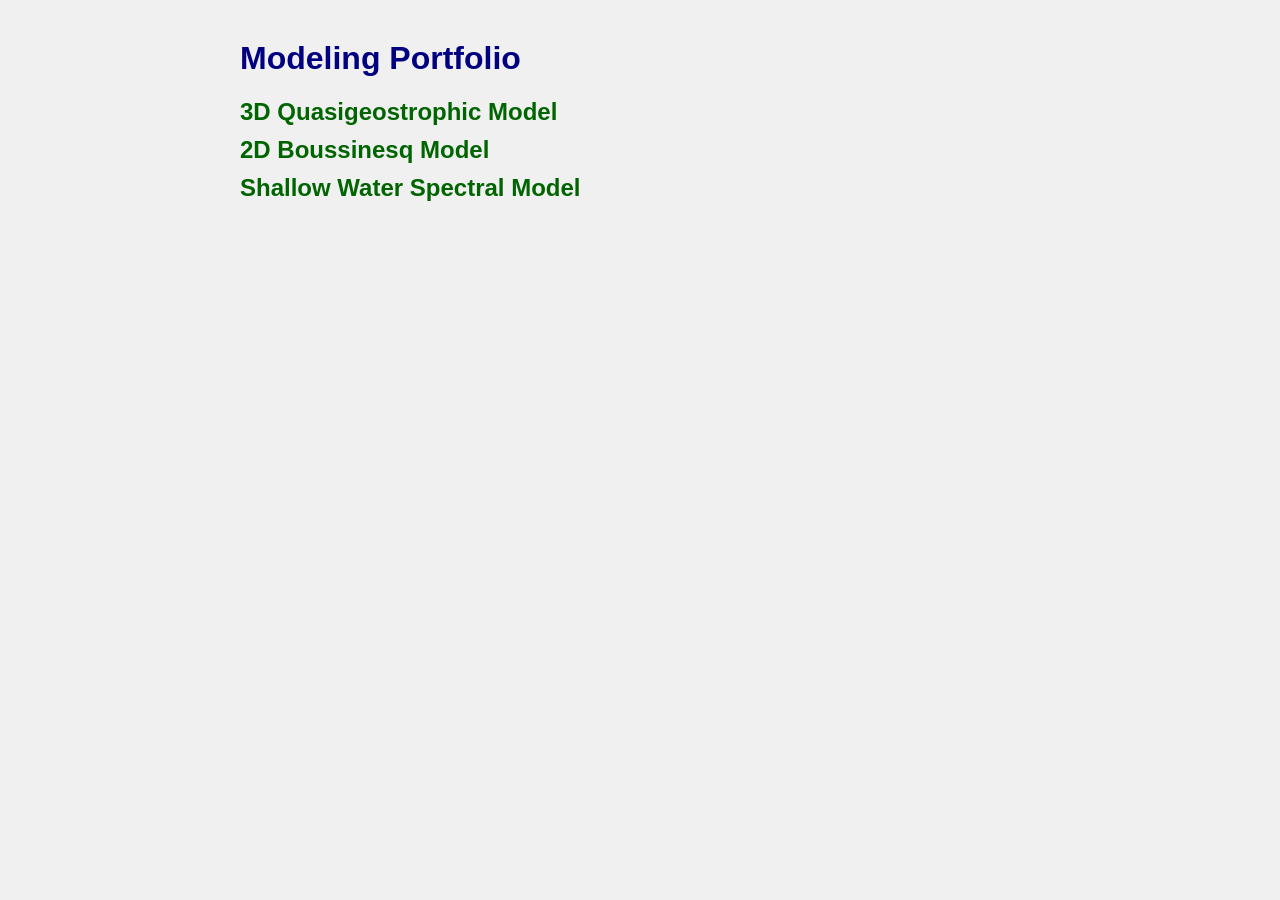
<file: index.html>
<!DOCTYPE html><html lang="en">
<head>
    <meta charset="UTF-8">
    <meta name="viewport" content="width=device-width, initial-scale=1.0">
    <title>Computing Portfolio</title>
</head>
<body>
<link rel="stylesheet" href="styles.css">

    <h1>Modeling Portfolio</h1>
    <h2>
    <a href="QG.html">3D Quasigeostrophic Model</a>

    <a href="Boussinesq.html">2D Boussinesq Model</a>

    <a href="SWSM.html">Shallow Water Spectral Model</a>
    </h2>


</body>
</html>
</file>
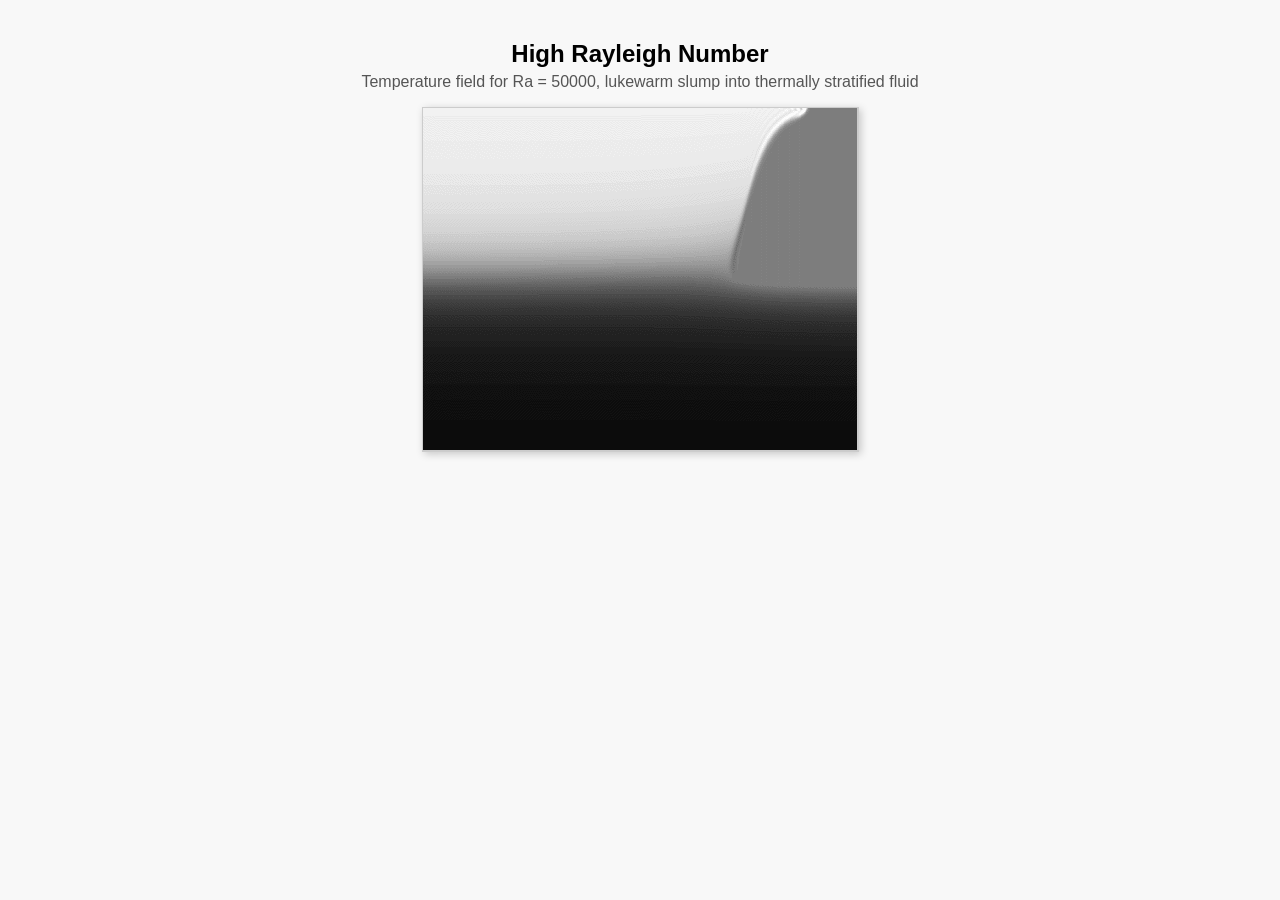
<file: HighRa.html>
<!DOCTYPE html>
<html lang="en">
<head>
    <meta charset="UTF-8">
    <meta name="viewport" content="width=device-width, initial-scale=1.0">
<!--    <title>Animated GIF Gallery</title> -->

    <style>
        body {
            font-family: Arial, sans-serif;
            margin: 40px;
            text-align: center;
            background-color: #f8f8f8;
        }

        .gif-container {
            margin-bottom: 50px;
        }

        h2 {
            margin-bottom: 5px;
        }

        p {
            margin-top: 0;
            color: #555;
        }

        img {
<!--            max-width: 90%; -->
		width: 500px;
        	height: auto;
            border: 1px solid #ccc;
            box-shadow: 2px 2px 8px rgba(0,0,0,0.2);
        }
    </style>
</head>
<body>

    <div class="gif-container">
        <h2>High Rayleigh Number</h2>
        <p>Temperature field for Ra = 50000, lukewarm slump into thermally stratified fluid</p>
        <img src="Ra5e4mov.gif" alt="GIF IMAGE">
    </div>


</body>
</html>
</file>
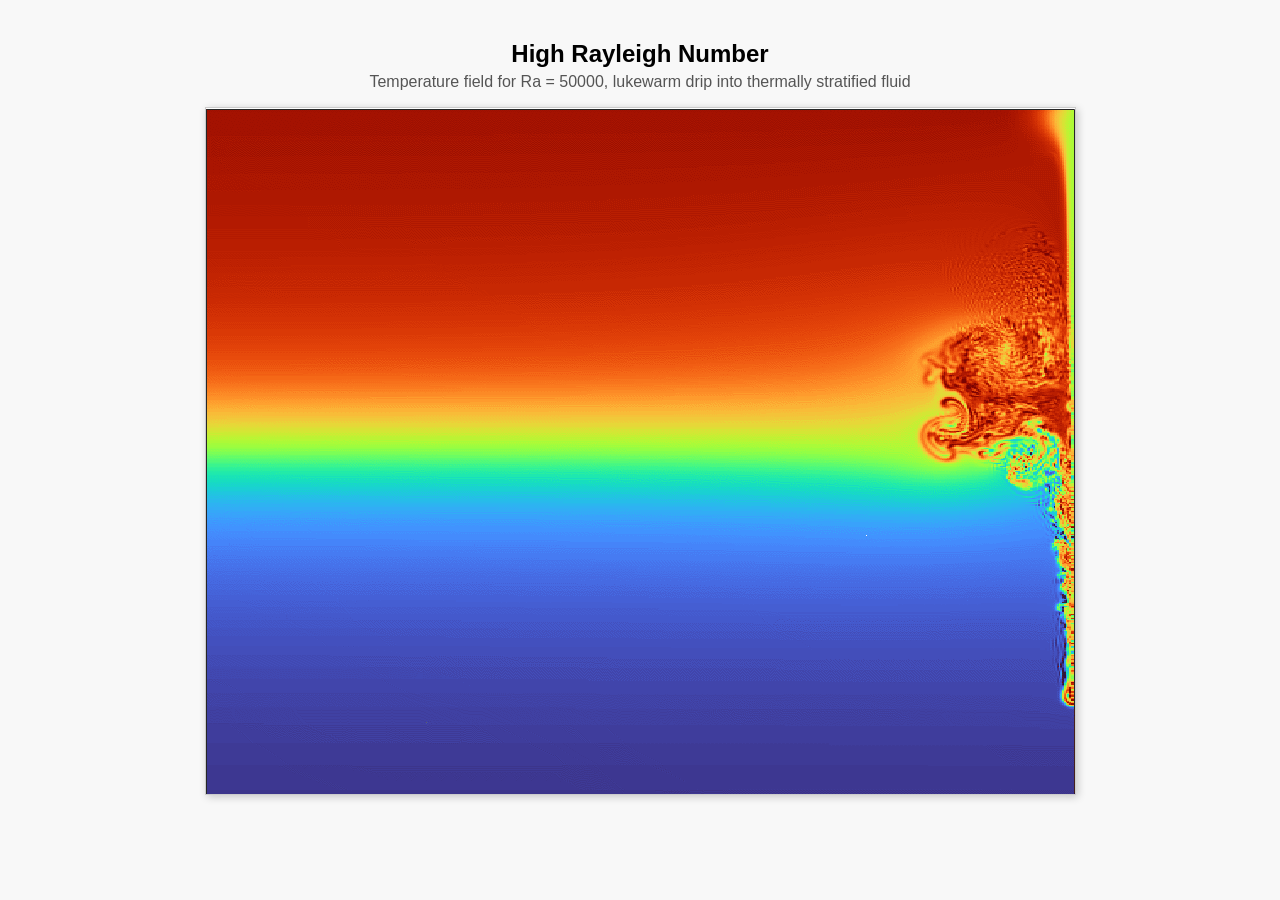
<file: HighRa2.html>
<!DOCTYPE html>
<html lang="en">
<head>
    <meta charset="UTF-8">
    <meta name="viewport" content="width=device-width, initial-scale=1.0">
<!--    <title>Animated GIF Gallery</title> -->

    <style>
        body {
            font-family: Arial, sans-serif;
            margin: 40px;
            text-align: center;
            background-color: #f8f8f8;
        }

        .gif-container {
            margin-bottom: 50px;
        }

        h2 {
            margin-bottom: 5px;
        }

        p {
            margin-top: 0;
            color: #555;
        }

        img {
<!--            max-width: 90%; -->
		width: 500px;
        	height: auto;
            border: 1px solid #ccc;
            box-shadow: 2px 2px 8px rgba(0,0,0,0.2);
        }
    </style>
</head>
<body>

    <div class="gif-container">
        <h2>High Rayleigh Number</h2>
        <p>Temperature field for Ra = 50000, lukewarm drip into thermally stratified fluid</p>
        <img src="drip_stratified.gif" alt="GIF IMAGE">
    </div>


</body>
</html>
</file>
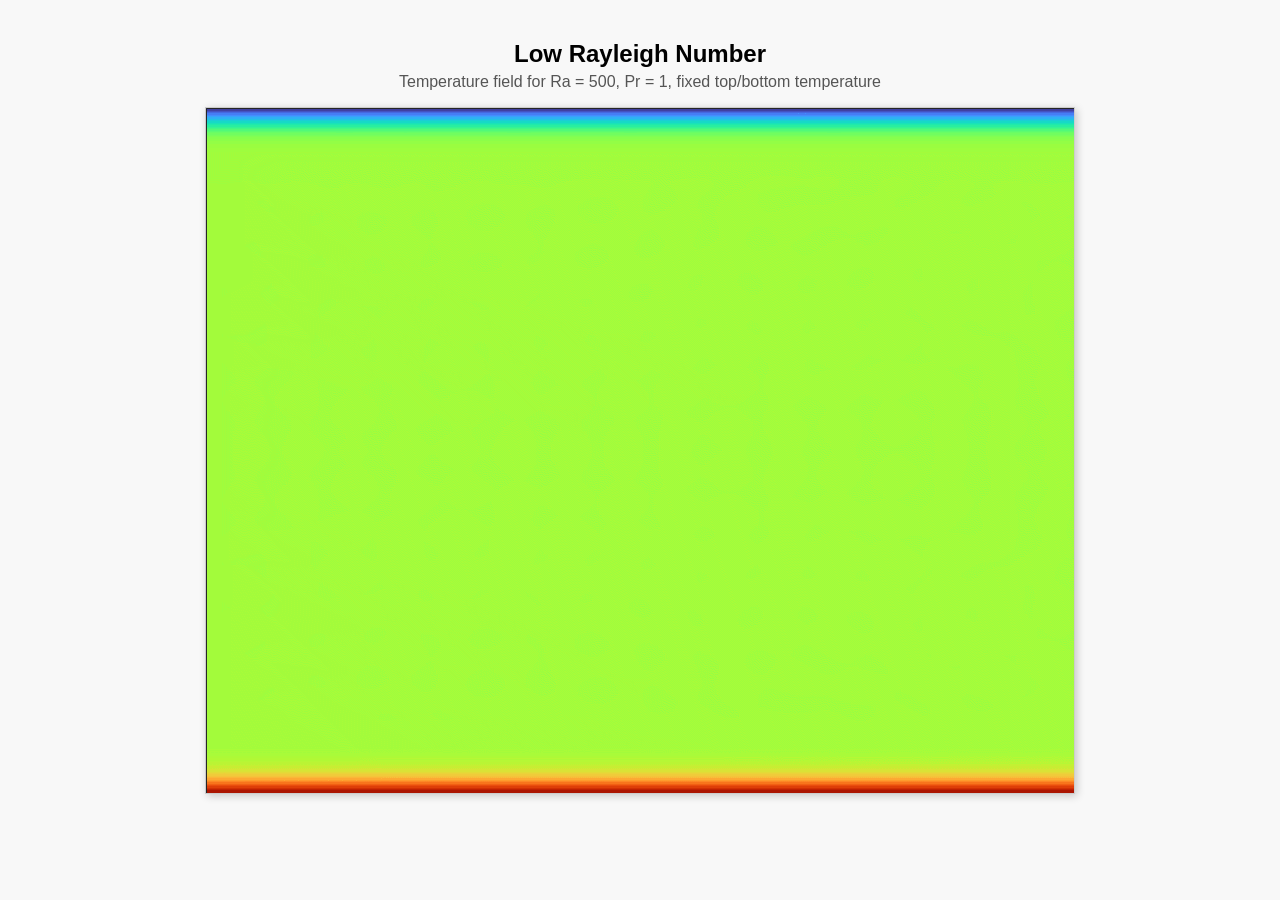
<file: LowRa.html>
<!DOCTYPE html>
<html lang="en">
<head>
    <meta charset="UTF-8">
    <meta name="viewport" content="width=device-width, initial-scale=1.0">
<!--    <title>Animated GIF Gallery</title> -->

    <style>
        body {
            font-family: Arial, sans-serif;
            margin: 40px;
            text-align: center;
            background-color: #f8f8f8;
        }

        .gif-container {
            margin-bottom: 50px;
        }

        h2 {
            margin-bottom: 5px;
        }

        p {
            margin-top: 0;
            color: #555;
        }

        img {
<!--            max-width: 90%; -->
		width: 500px;
        	height: auto;
            border: 1px solid #ccc;
            box-shadow: 2px 2px 8px rgba(0,0,0,0.2);
        }
    </style>
</head>
<body>

    <div class="gif-container">
        <h2>Low Rayleigh Number</h2>
        <p>Temperature field for Ra = 500, Pr = 1, fixed top/bottom temperature</p>
        <img src="Ra500mov.gif" alt="GIF IMAGE">
    </div>

</body>
</html>
</file>
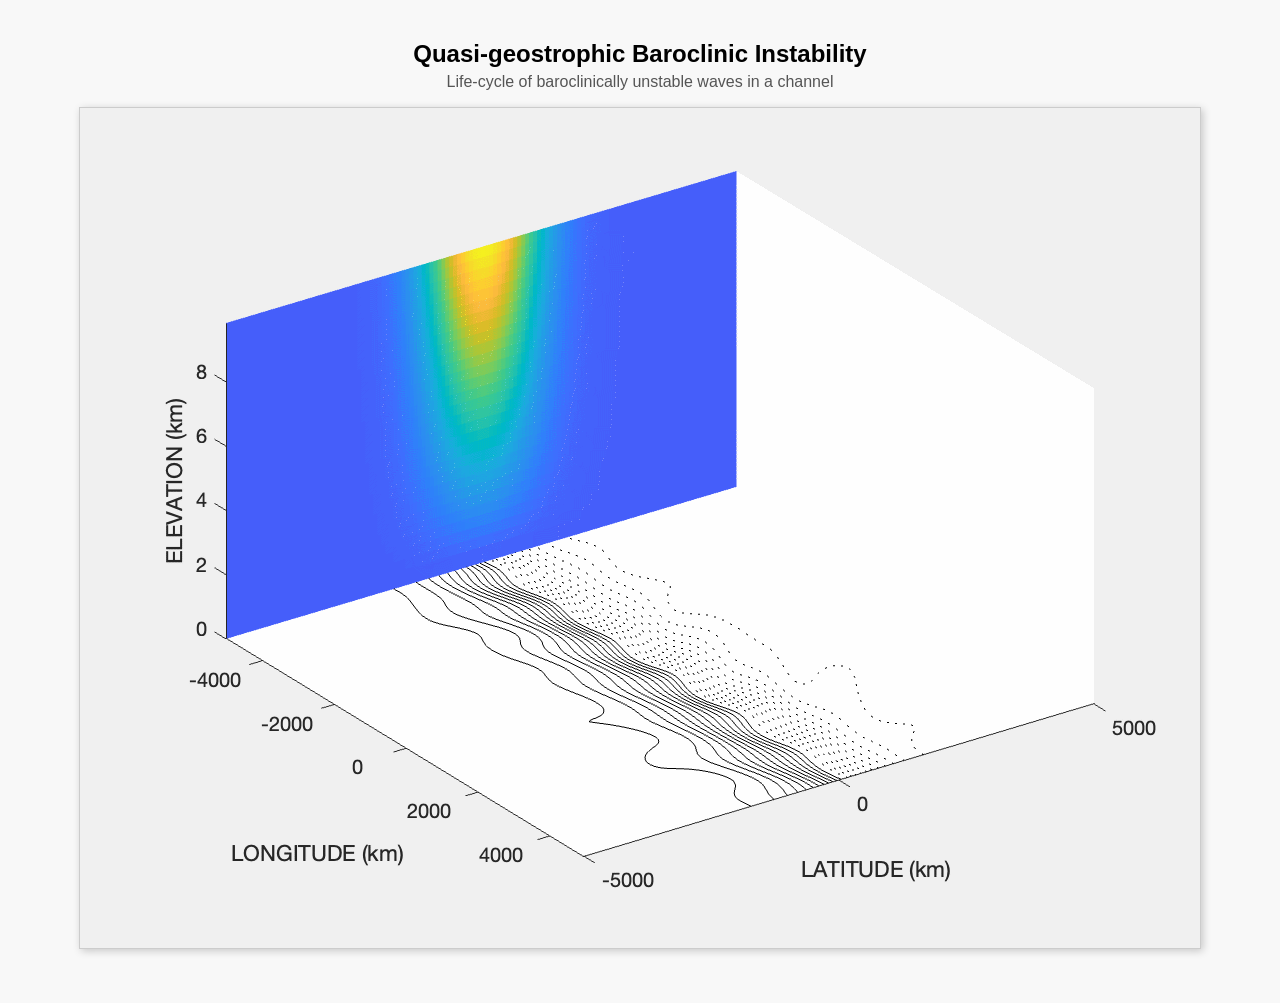
<file: QGdemo.html>
<!DOCTYPE html>
<html lang="en">
<head>
    <meta charset="UTF-8">
    <meta name="viewport" content="width=device-width, initial-scale=1.0">
<!--    <title>Animated GIF Gallery</title> -->

    <style>
        body {
            font-family: Arial, sans-serif;
            margin: 40px;
            text-align: center;
            background-color: #f8f8f8;
        }

        .gif-container {
            margin-bottom: 50px;
        }

        h2 {
            margin-bottom: 5px;
        }

        p {
            margin-top: 0;
            color: #555;
        }

        img {
<!--            max-width: 90%; -->
		width: 500px;
        	height: auto;
            border: 1px solid #ccc;
            box-shadow: 2px 2px 8px rgba(0,0,0,0.2);
        }
    </style>
</head>
<body>

    <div class="gif-container">
        <h2>Quasi-geostrophic Baroclinic Instability</h2>
        <p>Life-cycle of baroclinically unstable waves in a channel</p>
        <img src="QGdemo.gif" alt="GIF IMAGE">
    </div>


</body>
</html>
</file>
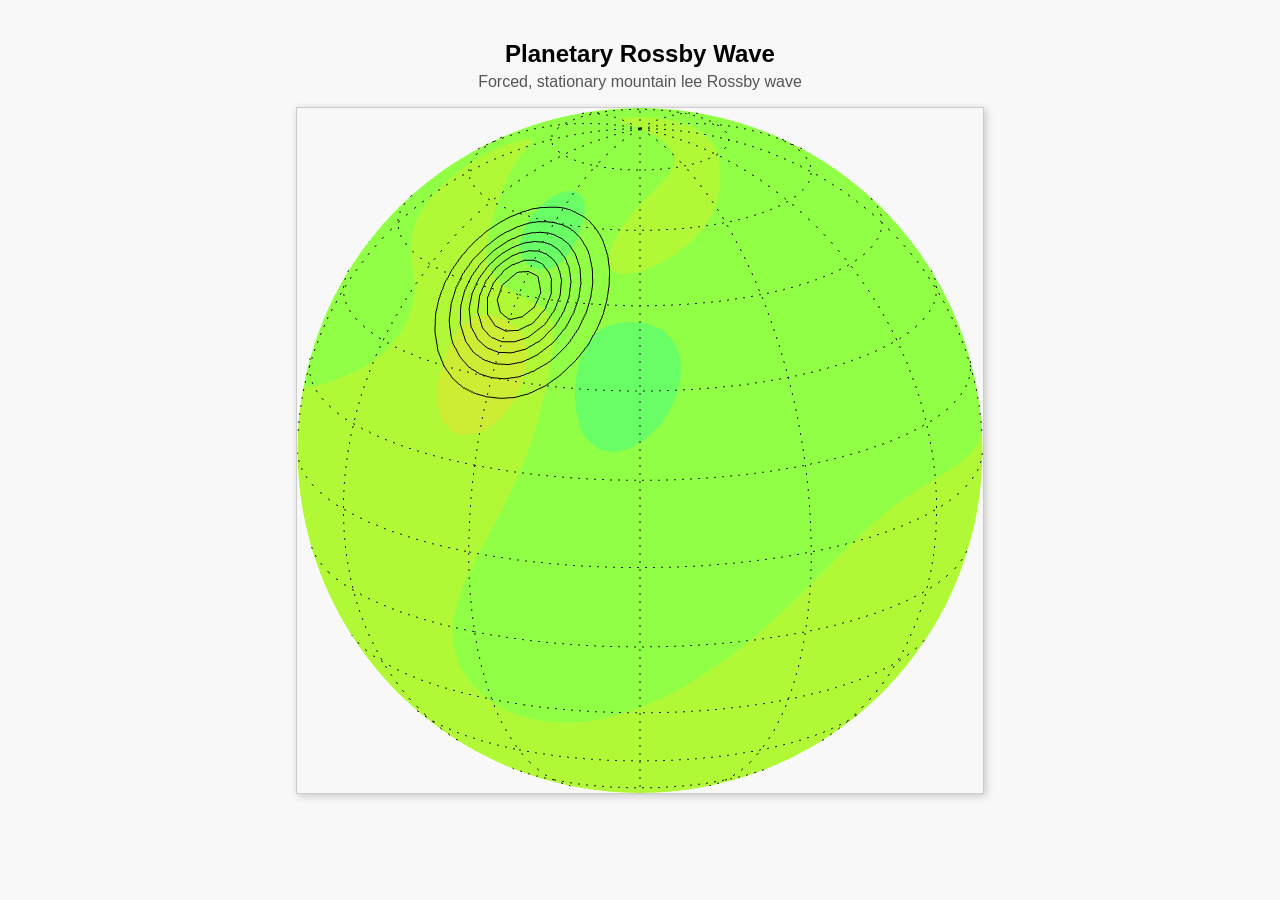
<file: Rossby.html>
<!DOCTYPE html>
<html lang="en">
<head>
    <meta charset="UTF-8">
    <meta name="viewport" content="width=device-width, initial-scale=1.0">
<!--    <title>Animated GIF Gallery</title> -->

    <style>
        body {
            font-family: Arial, sans-serif;
            margin: 40px;
            text-align: center;
            background-color: #f8f8f8;
        }

        .gif-container {
            margin-bottom: 50px;
        }

        h2 {
            margin-bottom: 5px;
        }

        p {
            margin-top: 0;
            color: #555;
        }

        img {
<!--            max-width: 90%; -->
		width: 500px;
        	height: auto;
            border: 1px solid #ccc;
            box-shadow: 2px 2px 8px rgba(0,0,0,0.2);
        }
    </style>
</head>
<body>

    <div class="gif-container">
        <h2>Planetary Rossby Wave</h2>
        <p>Forced, stationary mountain lee Rossby wave</p>
        <img src="mountain_lee_rossby_wave.gif" alt="GIF IMAGE">
    </div>

</body>
</html>
</file>
<file: styles.css>
body {
    font-family: Arial, sans-serif;
    max-width: 800px;
    margin: 40px auto;
    background-color: #f0f0f0;
}

h1 {
    color: navy;
}

a {
    color: darkgreen;
    text-decoration: none;
}

a:hover {
    text-decoration: underline;
}

a {
    display: block;
    margin-bottom: 10px;
}
</file>
